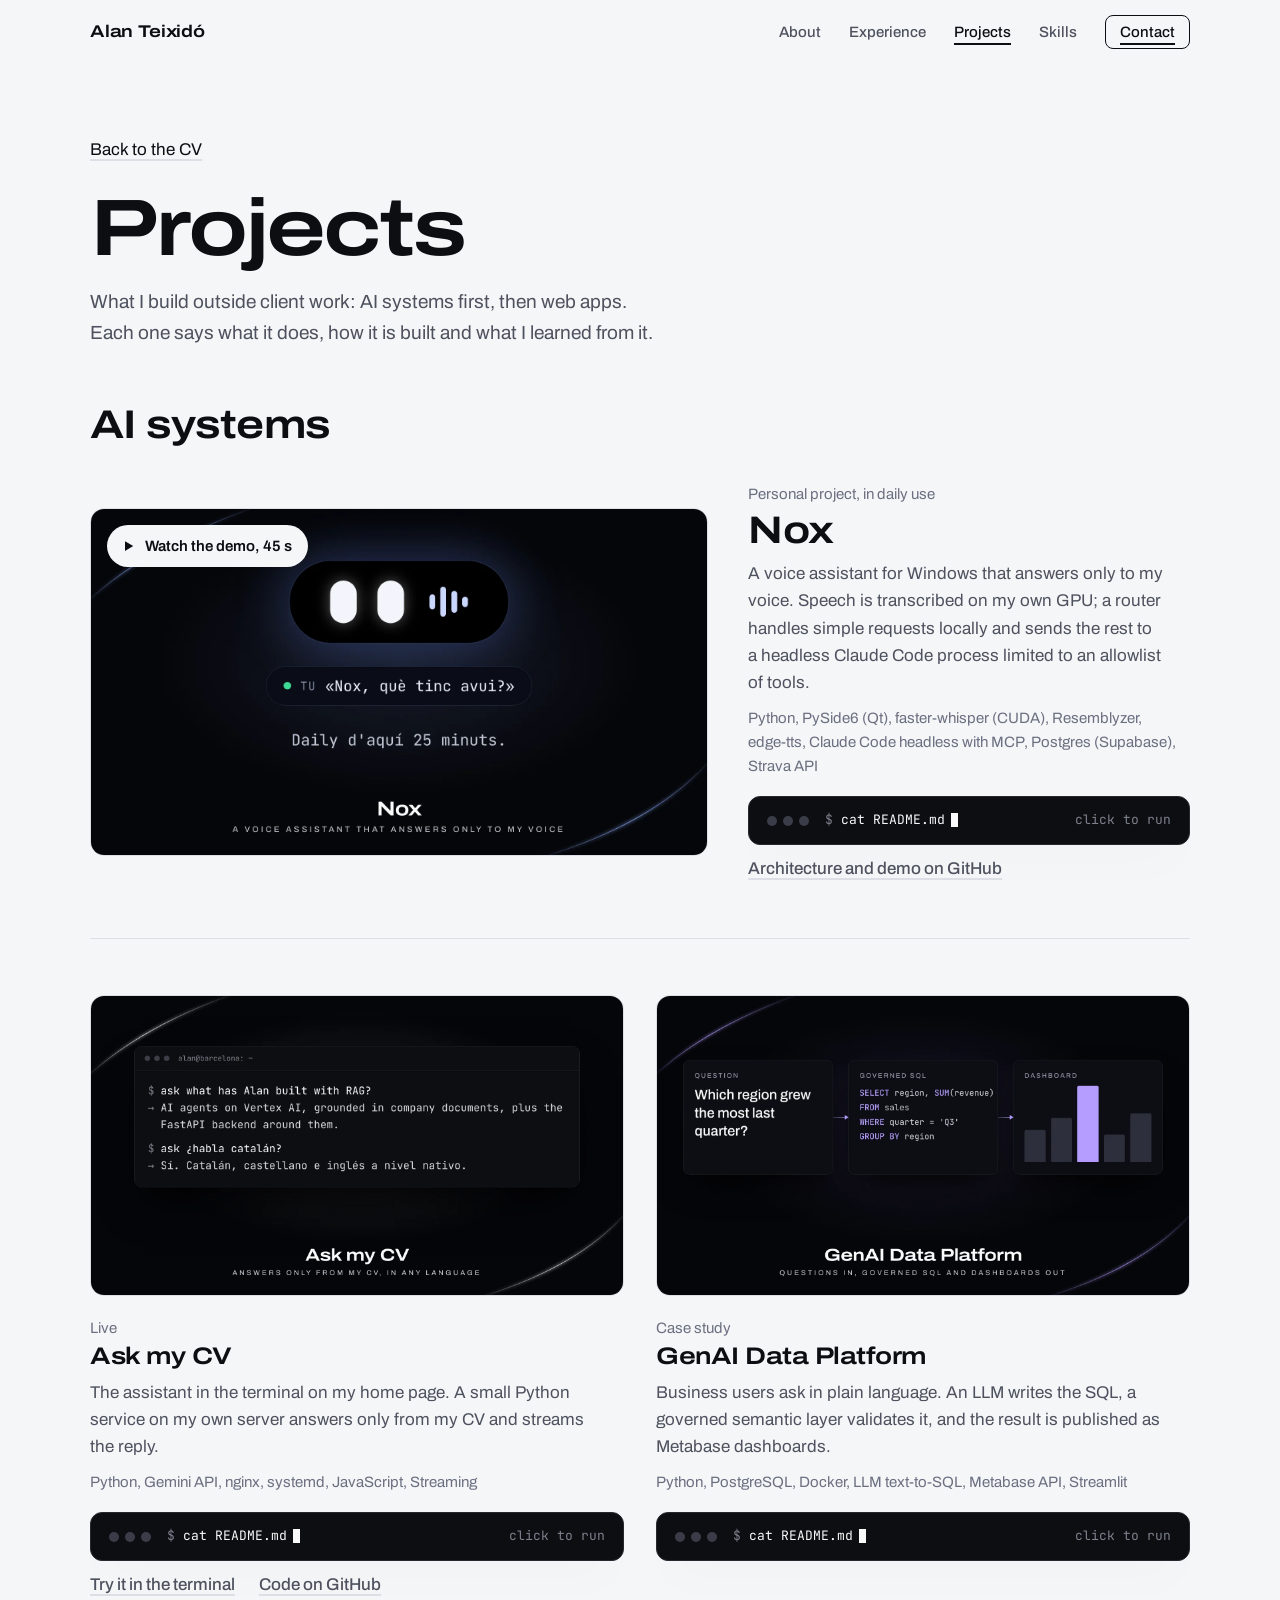
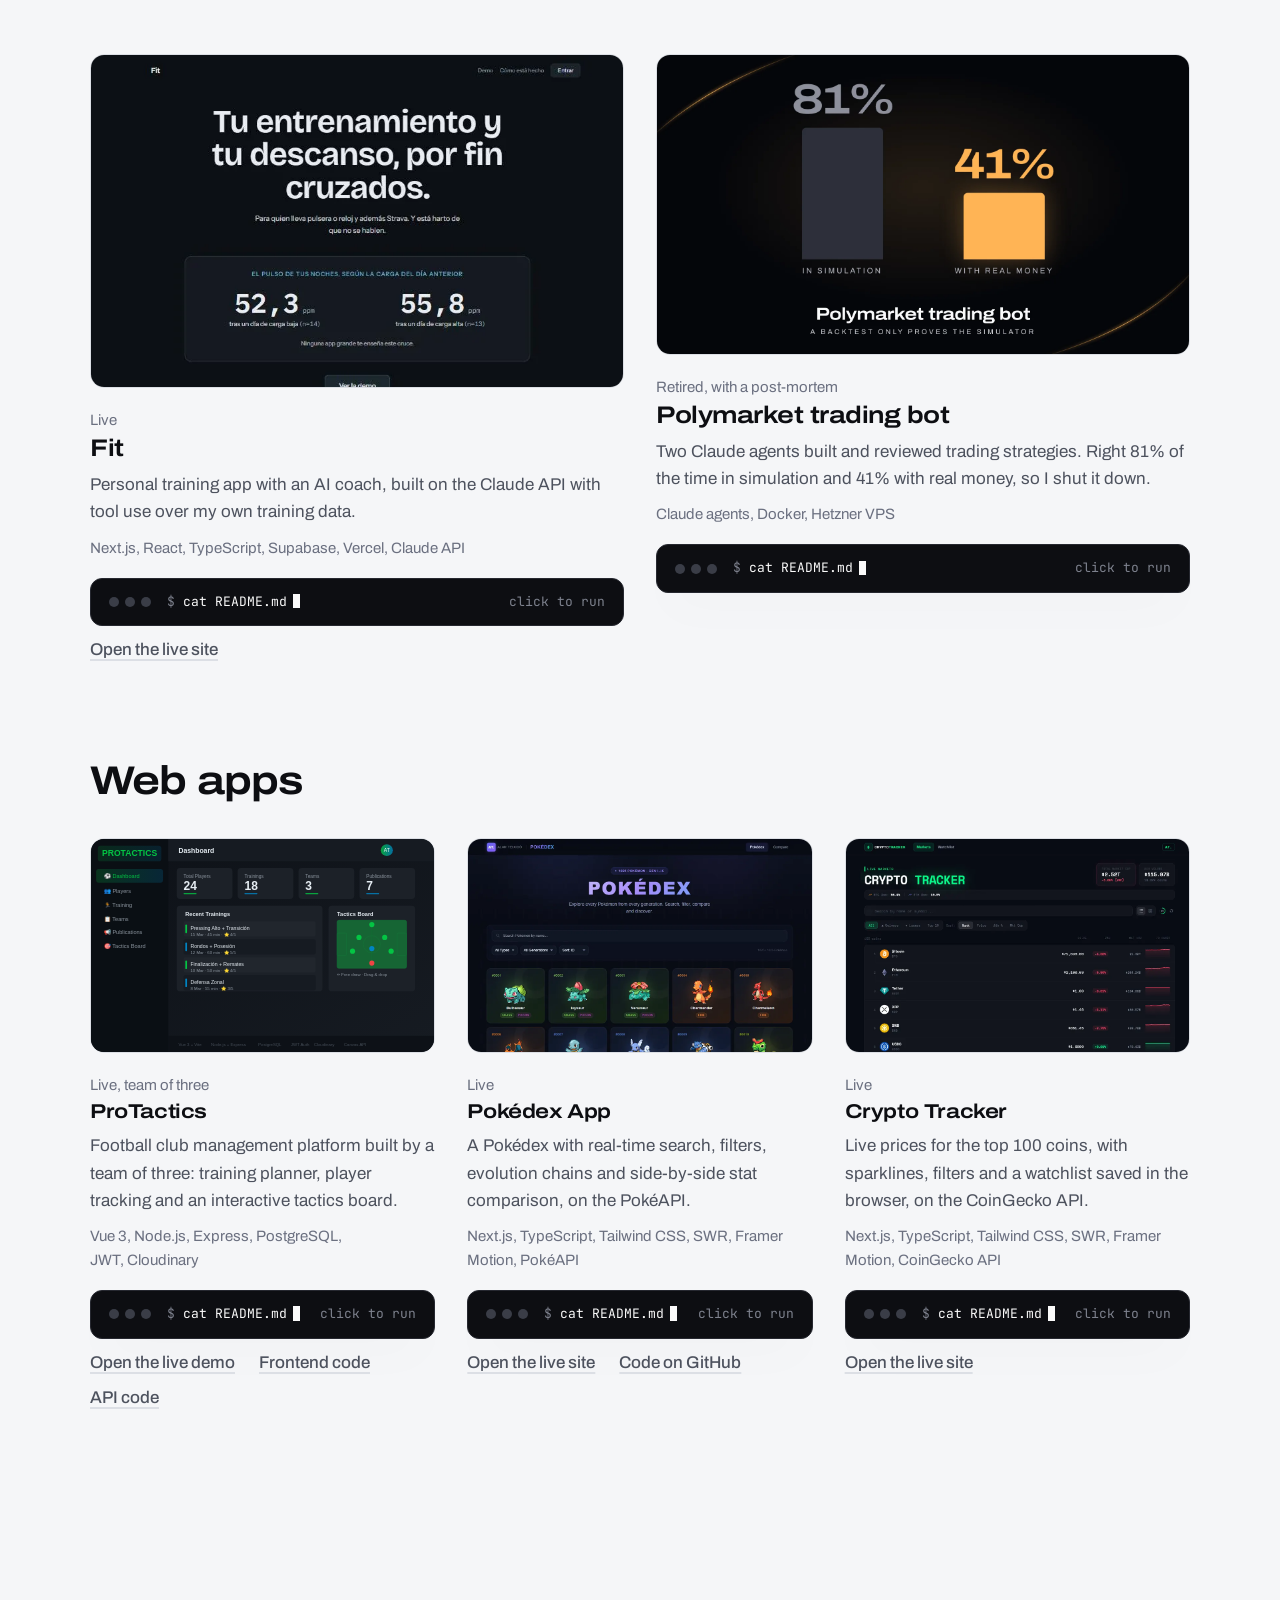
<file: projects.html>
<!doctype html>
<html lang="en">
  <head>
    <meta charset="UTF-8" />
    <meta name="viewport" content="width=device-width, initial-scale=1.0" />
    <title>Projects | Alan Teixidó — Fullstack &amp; AI Engineer</title>
    <meta name="description" content="Projects by Alan Teixidó, Fullstack & AI Engineer: GenAI Data Platform (LLM text-to-SQL), ProTactics, Fit, Pokédex, Crypto Tracker and more, built with Python, Next.js, Vue 3, Node.js and TypeScript." />
    <meta name="keywords" content="Alan Teixidó, projects, AI engineer, GenAI, Text-to-SQL, LLM, Metabase, ProTactics, Fit, Pokédex, Crypto Tracker, Minesweeper, AutoTech Demo, BarberStyle BCN, Python, Next.js, Vue 3, Node.js, TypeScript, Barcelona" />
    <meta name="author" content="Alan Teixidó" />
    <meta name="robots" content="index, follow" />

    <!-- Canonical -->
    <link rel="canonical" href="https://alanteixido.dev/projects.html" />

    <!-- Open Graph -->
    <meta property="og:type"        content="website" />
    <meta property="og:url"         content="https://alanteixido.dev/projects.html" />
    <meta property="og:title"       content="Projects | Alan Teixidó — Fullstack & AI Engineer" />
    <meta property="og:description" content="Projects by Alan Teixidó, Fullstack & AI Engineer: GenAI Data Platform (LLM text-to-SQL), ProTactics, Fit, Pokédex, Crypto Tracker and more, built with Python, Next.js, Vue 3, Node.js and TypeScript." />
    <meta property="og:image"       content="https://alanteixido.dev/images/og-image.jpg?v=93b7739f" />
    <meta property="og:image:width"  content="1200" />
    <meta property="og:image:height" content="630" />
    <meta property="og:image:alt"    content="Alan Teixidó — Fullstack & AI Engineer" />

    <!-- Twitter Card -->
    <meta name="twitter:card"        content="summary_large_image" />
    <meta name="twitter:title"       content="Projects | Alan Teixidó — Fullstack & AI Engineer" />
    <meta name="twitter:description" content="Projects by Alan Teixidó, Fullstack & AI Engineer: GenAI Data Platform (LLM text-to-SQL), ProTactics, Fit, Pokédex, Crypto Tracker and more, built with Python, Next.js, Vue 3, Node.js and TypeScript." />
    <meta name="twitter:image"       content="https://alanteixido.dev/images/og-image.jpg?v=93b7739f" />

    <link rel="icon" type="image/svg+xml" href="favicon.svg?v=673fcd8c" />

    <!-- Fonts: self-hosted (@font-face at the top of style.css) -->
    <link rel="preload" href="fonts/archivo-var-latin.woff2?v=f799f904" as="font" type="font/woff2" crossorigin />

    <link rel="stylesheet" href="style.css?v=b1000a3c" />

    <meta name="theme-color" content="#f5f6f8" />
  </head>
  <body>
    <a href="#projects-section" class="skip-link">Skip to content</a>

    <nav id="navbar" aria-label="Main">
      <div class="nav-inner">
        <a href="index.html" class="nav-logo">Alan Teixidó</a>
        <ul class="nav-links">
          <li><a href="index.html#about">About</a></li>
          <li><a href="index.html#experience">Experience</a></li>
          <li><a href="projects.html" aria-current="page">Projects</a></li>
          <li><a href="index.html#skills">Skills</a></li>
          <li><a href="#contact" class="nav-cta">Contact</a></li>
        </ul>
        <button class="hamburger" id="hamburger" aria-label="Open menu" aria-expanded="false" aria-controls="mobileMenu">
          <span></span><span></span><span></span>
        </button>
      </div>
    </nav>
    <nav class="mobile-menu" id="mobileMenu" aria-label="Mobile">
      <a href="index.html#about">About</a>
      <a href="index.html#experience">Experience</a>
      <a href="projects.html">Projects</a>
      <a href="index.html#skills">Skills</a>
      <a href="#contact">Contact</a>
    </nav>

    <main>
      <header class="page-head">
        <div class="container">
          <a href="index.html" class="link">Back to the CV</a>
          <h1><span class="line"><span>Projects</span></span></h1>
          <p>
            What I build outside client work: AI systems first, then web
            apps. Each one says what it does, how it is built and what I
            learned from it.
          </p>
        </div>
      </header>

      <section id="projects-section" class="project-list">
        <div class="container">
          <h2 class="project-group">AI systems</h2>
          <div class="project-grid">
            <article class="project-card project-card--lead" id="nox">
              <button type="button" class="project-shot project-shot--video" data-video-dialog="noxVideo" aria-haspopup="dialog" aria-label="Watch the demo, 45 s: Nox">
                <img src="images/nox_cover.webp?v=2c5d9dca" alt="The Nox island answering a spoken question about today's agenda" class="is-cover" width="1600" height="900" loading="lazy" decoding="async" />
                <span class="play" aria-hidden="true"><svg viewBox="0 0 24 24"><path d="M8 5.5v13l11-6.5z" fill="currentColor" /></svg> Watch the demo, 45 s</span>
              </button>
              <div class="project-card-body">
                <span class="project-kind">Personal project, in daily use</span>
                <h3>Nox</h3>
                <p>A voice assistant for Windows that answers only to my voice. Speech is transcribed on my own GPU; a router handles simple requests locally and sends the rest to a headless Claude Code process limited to an allowlist of tools.</p>
                <p class="stack">Python, PySide6 (Qt), faster-whisper (CUDA), Resemblyzer, edge-tts, Claude Code headless with MCP, Postgres (Supabase), Strava API</p>
                <details class="cli">
                  <summary><span class="cmd">cat README.md</span></summary>
                  <div class="tlog">
                    <ul class="readme">
                      <li>A voice assistant for Windows that lives as an island at the top of the screen and answers only to my voice.</li>
                      <li>Listening is local: wake word, Whisper on the GPU and a speaker check, so only text reaches the model.</li>
                      <li>A router sends simple requests (open a file, take a note, log food) to local shortcuts, which took opening a file from 11.7 seconds to 0.1; everything else goes to a persistent headless Claude Code process that picks the model per request.</li>
                      <li>Security was most of the work: connectors come from an allowlist, about 120 deny rules block anything that sends, deletes or pays, emails and web pages are treated as data and never as instructions, secrets live in the Windows Credential Manager, and its database role is read-only with row-level security.</li>
                      <li>The repository is a showcase: architecture, security model and demo, with the source kept private.</li>
                    </ul>
                    <p class="tlog-end" aria-hidden="true"></p>
                  </div>
                </details>
                <p class="project-links">
                  <a href="https://github.com/AlanTeixido/nox" target="_blank" rel="noopener" class="link">Architecture and demo on GitHub</a>
                </p>
              </div>
            </article>
            <article class="project-card" id="ask-my-cv">
              <div class="project-shot">
                <img src="images/askmycv_cover.webp?v=5b488e29" alt="The terminal answering two questions about Alan, one in English and one in Spanish" class="is-cover" width="1600" height="900" loading="lazy" decoding="async" />
              </div>
              <div class="project-card-body">
                <span class="project-kind">Live</span>
                <h3>Ask my CV</h3>
                <p>The assistant in the terminal on my home page. A small Python service on my own server answers only from my CV and streams the reply.</p>
                <p class="stack">Python, Gemini API, nginx, systemd, JavaScript, Streaming</p>
                <details class="cli">
                  <summary><span class="cmd">cat README.md</span></summary>
                  <div class="tlog">
                    <ul class="readme">
                      <li>An AI assistant built into the terminal on my home page.</li>
                      <li>Visitors ask about my experience in English, Spanish or Catalan and the answer streams in live, written only from my CV.</li>
                      <li>A small Python service (standard library, no dependencies) runs behind nginx on my own VPS and calls the Gemini API with my profile as context.</li>
                      <li>Production details on a zero budget: the prompt keeps it on topic and treats every message as a question, never as instructions; length limits, per-visitor and daily caps and nginx rate limiting keep it safe and free to run; questions are never logged; and systemd runs it sandboxed, restarting it on every deploy.</li>
                    </ul>
                    <p class="tlog-end" aria-hidden="true"></p>
                  </div>
                </details>
                <p class="project-links">
                  <a href="index.html#ask" class="link">Try it in the terminal</a>
                  <a href="https://github.com/AlanTeixido/cvAlanTeixido/tree/main/api" target="_blank" rel="noopener" class="link">Code on GitHub</a>
                </p>
              </div>
            </article>
            <article class="project-card" id="genai-data-platform">
              <div class="project-shot">
                <img src="images/genai_cover.webp?v=ea2ad885" alt="A question becomes governed SQL and then a dashboard" class="is-cover" width="1600" height="900" loading="lazy" decoding="async" />
              </div>
              <div class="project-card-body">
                <span class="project-kind">Case study</span>
                <h3>GenAI Data Platform</h3>
                <p>Business users ask in plain language. An LLM writes the SQL, a governed semantic layer validates it, and the result is published as Metabase dashboards.</p>
                <p class="stack">Python, PostgreSQL, Docker, LLM text-to-SQL, Metabase API, Streamlit</p>
                <details class="cli">
                  <summary><span class="cmd">cat README.md</span></summary>
                  <div class="tlog">
                    <ul class="readme">
                      <li>Natural-language analytics platform built during a corporate GenAI mentorship program.</li>
                      <li>Business users ask questions in plain language; an LLM translates them into SQL, a governed semantic layer validates every query (read-only, row-level security), and the result is executed on a PostgreSQL warehouse and published automatically as charts and dashboards in Metabase through its REST API.</li>
                      <li>I authored the semantic business-term definitions, built the Metabase integration bridge and automated dashboard composition, and developed the Streamlit web interface — working hands-on with AI agents as part of the development workflow.</li>
                    </ul>
                    <p class="tlog-end" aria-hidden="true"></p>
                  </div>
                </details>
              </div>
            </article>
            <article class="project-card">
              <div class="project-shot">
                <img src="images/fit_preview.webp?v=8e557abe" alt="Fit — training and recovery app screenshot" width="800" height="500" loading="lazy" decoding="async" />
              </div>
              <div class="project-card-body">
                <span class="project-kind">Live</span>
                <h3>Fit</h3>
                <p>Personal training app with an AI coach, built on the Claude API with tool use over my own training data.</p>
                <p class="stack">Next.js, React, TypeScript, Supabase, Vercel, Claude API</p>
                <details class="cli">
                  <summary><span class="cmd">cat README.md</span></summary>
                  <div class="tlog">
                    <ul class="readme">
                      <li>Personal training app with an AI coach, dashboard and activity tracking that I use daily.</li>
                      <li>The coach is built on the Claude API with tool use over my own data (meals, workouts, daily metrics and goals), plus Strava and Google Health Connect integrations.</li>
                    </ul>
                    <p class="tlog-end" aria-hidden="true"></p>
                  </div>
                </details>
                <p class="project-links">
                  <a href="https://fit.alanteixido.dev" target="_blank" rel="noopener" class="link">Open the live site</a>
                </p>
              </div>
            </article>
            <article class="project-card" id="polymarket-bot">
              <div class="project-shot">
                <img src="images/polymarket_cover.webp?v=3160db82" alt="81% in simulation against 41% with real money" class="is-cover" width="1600" height="900" loading="lazy" decoding="async" />
              </div>
              <div class="project-card-body">
                <span class="project-kind">Retired, with a post-mortem</span>
                <h3>Polymarket trading bot</h3>
                <p>Two Claude agents built and reviewed trading strategies. Right 81% of the time in simulation and 41% with real money, so I shut it down.</p>
                <p class="stack">Claude agents, Docker, Hetzner VPS</p>
                <details class="cli">
                  <summary><span class="cmd">cat README.md</span></summary>
                  <div class="tlog">
                    <ul class="readme">
                      <li>A bot that traded prediction markets, built by two Claude agents: one implemented strategies and the other reviewed them.</li>
                      <li>It was right 81% of the time in simulation and 41% with real money, so I shut it down.</li>
                      <li>What I kept from it: a backtest only proves the simulator, so validate with small real stakes before scaling anything.</li>
                    </ul>
                    <p class="tlog-end" aria-hidden="true"></p>
                  </div>
                </details>
              </div>
            </article>
          </div>

          <h2 class="project-group">Web apps</h2>
          <div class="project-grid project-grid--three">
            <article class="project-card">
              <div class="project-shot">
                <img src="images/protactics_preview.svg?v=bac0905b" alt="ProTactics — Football Club Management Platform" width="800" height="500" loading="lazy" decoding="async" />
              </div>
              <div class="project-card-body">
                <span class="project-kind">Live, team of three</span>
                <h3>ProTactics</h3>
                <p>Football club management platform built by a team of three: training planner, player tracking and an interactive tactics board.</p>
                <p class="stack">Vue 3, Node.js, Express, PostgreSQL, JWT, Cloudinary</p>
                <details class="cli">
                  <summary><span class="cmd">cat README.md</span></summary>
                  <div class="tlog">
                    <ul class="readme">
                      <li>Full-stack football club management platform, built as a team of three developers.</li>
                      <li>Clubs manage coaches and teams; coaches plan training sessions, track players with stats and positions, share publications with the club, and draw tactics on an interactive Canvas board with drag-and-drop tokens and freehand drawing.</li>
                      <li>JWT auth with role-based access (club / coach).</li>
                    </ul>
                    <p class="tlog-end" aria-hidden="true"></p>
                  </div>
                </details>
                <p class="project-links">
                  <a href="https://alanteixido.github.io/ProTactics/" target="_blank" rel="noopener" class="link">Open the live demo</a>
                  <a href="https://github.com/AlanTeixido/ProTactics" target="_blank" rel="noopener" class="link">Frontend code</a>
                  <a href="https://github.com/AlanTeixido/ProTactics-API" target="_blank" rel="noopener" class="link">API code</a>
                </p>
              </div>
            </article>
            <article class="project-card">
              <div class="project-shot">
                <img src="images/pokedex_project.webp?v=3b5f0867" alt="Pokédex App screenshot" width="800" height="500" loading="lazy" decoding="async" />
              </div>
              <div class="project-card-body">
                <span class="project-kind">Live</span>
                <h3>Pokédex App</h3>
                <p>A Pokédex with real-time search, filters, evolution chains and side-by-side stat comparison, on the PokéAPI.</p>
                <p class="stack">Next.js, TypeScript, Tailwind CSS, SWR, Framer Motion, PokéAPI</p>
                <details class="cli">
                  <summary><span class="cmd">cat README.md</span></summary>
                  <div class="tlog">
                    <ul class="readme">
                      <li>Full-featured Pokédex built with Next.js and TypeScript, consuming the free PokéAPI.</li>
                      <li>Includes real-time search, type and generation filters, detailed Pokémon pages with evolution chains, shiny toggle, type matchup charts, and a side-by-side stat comparison with radar chart.</li>
                    </ul>
                    <p class="tlog-end" aria-hidden="true"></p>
                  </div>
                </details>
                <p class="project-links">
                  <a href="https://pokedex.alanteixido.dev" target="_blank" rel="noopener" class="link">Open the live site</a>
                  <a href="https://github.com/AlanTeixido/pokedex" target="_blank" rel="noopener" class="link">Code on GitHub</a>
                </p>
              </div>
            </article>
            <article class="project-card">
              <div class="project-shot">
                <img src="images/crypto_preview.webp?v=2de729f1" alt="Crypto Tracker screenshot" width="800" height="500" loading="lazy" decoding="async" />
              </div>
              <div class="project-card-body">
                <span class="project-kind">Live</span>
                <h3>Crypto Tracker</h3>
                <p>Live prices for the top 100 coins, with sparklines, filters and a watchlist saved in the browser, on the CoinGecko API.</p>
                <p class="stack">Next.js, TypeScript, Tailwind CSS, SWR, Framer Motion, CoinGecko API</p>
                <details class="cli">
                  <summary><span class="cmd">cat README.md</span></summary>
                  <div class="tlog">
                    <ul class="readme">
                      <li>Live cryptocurrency tracker built with Next.js and TypeScript, consuming the free CoinGecko API.</li>
                      <li>Features real-time prices for the top 100 coins, 7-day sparkline charts, market cap and volume stats, search and filters (Gainers, Losers, Top 10), auto-refresh every 60 seconds, coin detail pages with interactive price charts, and a personal watchlist saved in localStorage.</li>
                    </ul>
                    <p class="tlog-end" aria-hidden="true"></p>
                  </div>
                </details>
                <p class="project-links">
                  <a href="https://crypto.alanteixido.dev" target="_blank" rel="noopener" class="link">Open the live site</a>
                </p>
              </div>
            </article>
          </div>
        </div>
      </section>
    </main>

    <footer id="contact">
      <div class="container">
        <h2>Get in touch</h2>
        <p class="contact-sub">
          Always up for a conversation about AI systems, software or a good
          side project. I'd love to hear from you.
        </p>
        <a href="mailto:teixido.alan@gmail.com" class="contact-email" data-copy="teixido.alan@gmail.com">teixido.alan@gmail.com</a>
        <div class="contact-links">
          <a href="https://www.linkedin.com/in/alanteixidosararols" target="_blank" rel="noopener me" class="link">LinkedIn</a>
          <a href="https://github.com/AlanTeixido" target="_blank" rel="noopener me" class="link">GitHub</a>
          <a href="/cv/Alan_Teixido_CV.pdf" download class="link">Download CV (PDF)</a>
        </div>

        <div class="footer">
          <span>© 2026 Alan Teixidó Sararols, Barcelona</span>
          <span>Designed and built by Alan Teixidó</span>
        </div>
      </div>
    </footer>

    <dialog id="noxVideo" class="cv-video" aria-label="Nox demo, 45 seconds">
      <button type="button" class="cv-video-close" aria-label="Close video">&times;</button>
      <video src="/video/nox-demo.mp4" poster="images/nox_cover.webp?v=2c5d9dca" controls playsinline preload="none"></video>
    </dialog>


    <div id="clipboard-toast" role="status" aria-live="polite"></div>

    <script src="main.js?v=9bfe11de" defer></script>
  </body>
</html>
</file>
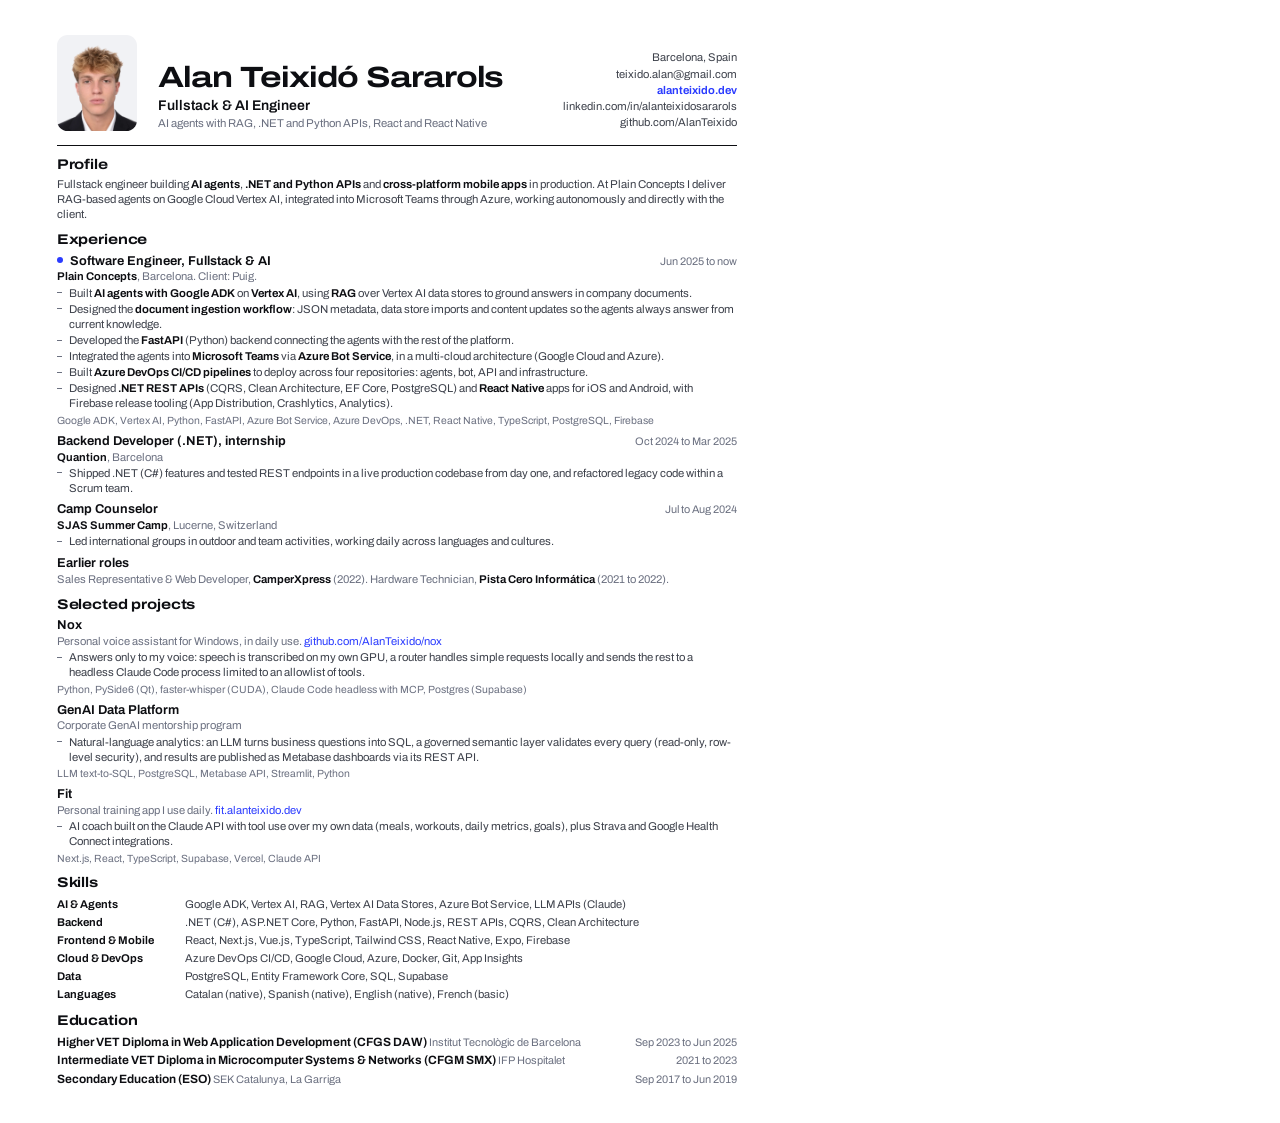
<file: cv/cv.html>
<!doctype html>
<!-- Source of cv/Alan_Teixido_CV.pdf. Rebuild the PDF with: node scripts/build-cv.js
     Same type and colours as the site. Sizes are in pt to match the A4 layout
     (15 mm side margins), and everything has to fit on one page. -->
<html lang="en">
<head>
<meta charset="utf-8">
<title>Alan Teixidó Sararols, CV</title>
<meta name="robots" content="noindex">
<style>
  @font-face { font-family: 'Archivo'; src: url('../fonts/archivo-var-latin.woff2') format('woff2'); font-weight: 400 700; font-stretch: 100% 125%; }

  :root {
    --ink: #0d0e12;
    --text: #3d414b;
    --muted: #6b7080;
    --rule: #dcdfe5;
    --paper: #f1f2f5;
    --signal: #2a3bff;
  }
  @page { size: A4; margin: 0; }
  * { box-sizing: border-box; margin: 0; padding: 0; }
  html, body { background: #fff; }
  body {
    width: 595.28pt; height: 841.89pt; position: relative; overflow: hidden;
    padding: 26pt 42.52pt 0;
    font: 400 8.5pt/11.3pt 'Archivo', sans-serif; color: var(--text);
    -webkit-print-color-adjust: exact; print-color-adjust: exact;
  }
  b { font-weight: 650; color: var(--ink); }
  a { color: inherit; text-decoration: none; }
  .nowrap { white-space: nowrap; }

  header { display: flex; align-items: flex-end; gap: 16pt; padding-bottom: 11pt; border-bottom: 1.2pt solid var(--ink); }
  .photo { width: 60pt; height: 72pt; flex: none; border-radius: 8pt; background: var(--paper); object-fit: cover; object-position: center 8%; }
  .who { flex: 1; }
  h1 { font: 700 22pt/24pt 'Archivo', sans-serif; font-stretch: 122%; letter-spacing: -.035em; color: var(--ink); white-space: nowrap; }
  .role { margin-top: 3pt; font-size: 10.5pt; line-height: 13pt; font-weight: 600; color: var(--ink); }
  .focus { margin-top: 1pt; font-size: 8.5pt; color: var(--muted); }
  .contact { text-align: right; font-size: 8.4pt; line-height: 12.2pt; }
  .contact .site { font-weight: 650; color: var(--signal); }

  h2 { margin-top: 7pt; font: 700 10.5pt/13pt 'Archivo', sans-serif; font-stretch: 120%; letter-spacing: -.01em; color: var(--ink); }
  h2 + * { margin-top: 3pt; }

  .entry + .entry { margin-top: 4.2pt; }
  .row { display: flex; justify-content: space-between; align-items: baseline; gap: 12pt; }
  h3 { font: 650 9.6pt/12.5pt 'Archivo', sans-serif; color: var(--ink); }
  .now h3::before { content: ''; display: inline-block; width: 5pt; height: 5pt; margin-right: 5pt; border-radius: 50%; background: var(--signal); vertical-align: 1pt; }
  .date { font-size: 8.2pt; line-height: 12.5pt; color: var(--muted); white-space: nowrap; font-variant-numeric: tabular-nums; }
  .meta { font-size: 8.4pt; line-height: 11.3pt; color: var(--muted); }
  .meta .link { color: var(--signal); }
  ul { list-style: none; }
  li { position: relative; padding-left: 9pt; margin-top: .8pt; }
  li::before { content: ''; position: absolute; left: 0; top: 5pt; width: 4pt; height: .8pt; background: var(--muted); }
  .tech { margin-top: 2pt; font-size: 7.8pt; line-height: 10pt; color: var(--muted); }

  table { width: 100%; border-collapse: collapse; }
  td { padding: 1.2pt 0; font-size: 8.4pt; line-height: 11pt; vertical-align: top; }
  td:first-child { width: 96.38pt; font-weight: 650; color: var(--ink); }

  .entry.edu + .entry.edu { margin-top: 1.5pt; }
  .edu h3 { font-size: 9pt; }
  .edu h3 .where { font-weight: 400; font-size: 8.2pt; color: var(--muted); }
</style>
</head>
<body>
  <header>
    <img class="photo" src="../images/alan-teixido-cutout.webp" alt="Alan Teixidó">
    <div class="who">
      <h1>Alan Teixidó Sararols</h1>
      <div class="role">Fullstack &amp; AI Engineer</div>
      <div class="focus">AI agents with RAG, .NET and Python APIs, React and React Native</div>
    </div>
    <div class="contact">
      Barcelona, Spain<br>
      teixido.alan@gmail.com<br>
      <span class="site">alanteixido.dev</span><br>
      linkedin.com/in/alanteixidosararols<br>
      github.com/AlanTeixido
    </div>
  </header>

  <h2>Profile</h2>
  <p>Fullstack engineer building <b>AI agents</b>, <b>.NET and Python APIs</b> and <b>cross-platform mobile apps</b> in production. At Plain Concepts I deliver RAG-based agents on Google Cloud Vertex AI, integrated into Microsoft Teams through Azure, working autonomously and directly with the client.</p>

  <h2>Experience</h2>
  <div class="entry now">
    <div class="row"><h3>Software Engineer, Fullstack &amp; AI</h3><span class="date">Jun 2025 to now</span></div>
    <div class="meta"><b>Plain Concepts</b>, Barcelona. Client: Puig.</div>
    <ul>
      <li>Built <b>AI agents with Google ADK</b> on <b>Vertex AI</b>, using <b>RAG</b> over Vertex AI data stores to ground answers in company documents.</li>
      <li>Designed the <b>document ingestion workflow</b>: JSON metadata, data store imports and content updates so the agents always answer from current knowledge.</li>
      <li>Developed the <b>FastAPI</b> (Python) backend connecting the agents with the rest of the platform.</li>
      <li>Integrated the agents into <b>Microsoft Teams</b> via <b>Azure Bot Service</b>, in a multi-cloud architecture (Google Cloud and Azure).</li>
      <li>Built <b>Azure DevOps CI/CD pipelines</b> to deploy across four repositories: agents, bot, API and infrastructure.</li>
      <li>Designed <b>.NET REST APIs</b> (CQRS, Clean Architecture, EF Core, PostgreSQL) and <b>React Native</b> apps for iOS and Android, with Firebase release tooling (App Distribution, Crashlytics, Analytics).</li>
    </ul>
    <div class="tech">Google ADK, Vertex AI, Python, FastAPI, Azure Bot Service, Azure DevOps, .NET, React Native, TypeScript, PostgreSQL, Firebase</div>
  </div>
  <div class="entry">
    <div class="row"><h3>Backend Developer (.NET), internship</h3><span class="date">Oct 2024 to Mar 2025</span></div>
    <div class="meta"><b>Quantion</b>, Barcelona</div>
    <ul>
      <li>Shipped .NET (C#) features and tested REST endpoints in a live production codebase from day one, and refactored legacy code within a Scrum team.</li>
    </ul>
  </div>
  <div class="entry">
    <div class="row"><h3>Camp Counselor</h3><span class="date">Jul to Aug 2024</span></div>
    <div class="meta"><b>SJAS Summer Camp</b>, Lucerne, Switzerland</div>
    <ul>
      <li>Led international groups in outdoor and team activities, working daily across languages and cultures.</li>
    </ul>
  </div>
  <div class="entry">
    <div class="row"><h3>Earlier roles</h3></div>
    <div class="meta">Sales Representative &amp; Web Developer, <b>CamperXpress</b> (2022). Hardware Technician, <b>Pista Cero Informática</b> (2021 to 2022).</div>
  </div>

  <h2>Selected projects</h2>
  <div class="entry">
    <div class="row"><h3>Nox</h3></div>
    <div class="meta">Personal voice assistant for Windows, in daily use. <span class="link">github.com/AlanTeixido/nox</span></div>
    <ul>
      <li>Answers only to my voice: speech is transcribed on my own GPU, a router handles simple requests locally and sends the rest to a headless Claude Code process limited to an allowlist of tools.</li>
    </ul>
    <div class="tech">Python, PySide6 (Qt), faster-whisper (CUDA), Claude Code headless with MCP, Postgres (Supabase)</div>
  </div>
  <div class="entry">
    <div class="row"><h3>GenAI Data Platform</h3></div>
    <div class="meta">Corporate GenAI mentorship program</div>
    <ul>
      <li>Natural-language analytics: an LLM turns business questions into SQL, a governed semantic layer validates every query <span class="nowrap">(read-only,</span> row-level security), and results are published as Metabase dashboards via its REST API.</li>
    </ul>
    <div class="tech">LLM text-to-SQL, PostgreSQL, Metabase API, Streamlit, Python</div>
  </div>
  <div class="entry">
    <div class="row"><h3>Fit</h3></div>
    <div class="meta">Personal training app I use daily. <span class="link">fit.alanteixido.dev</span></div>
    <ul>
      <li>AI coach built on the Claude API with tool use over my own data (meals, workouts, daily metrics, goals), plus Strava and Google Health Connect integrations.</li>
    </ul>
    <div class="tech">Next.js, React, TypeScript, Supabase, Vercel, Claude API</div>
  </div>

  <h2>Skills</h2>
  <table>
    <tr><td>AI &amp; Agents</td><td>Google ADK, Vertex AI, RAG, Vertex AI Data Stores, Azure Bot Service, LLM APIs (Claude)</td></tr>
    <tr><td>Backend</td><td>.NET (C#), ASP.NET Core, Python, FastAPI, Node.js, REST APIs, CQRS, Clean Architecture</td></tr>
    <tr><td>Frontend &amp; Mobile</td><td>React, Next.js, Vue.js, TypeScript, Tailwind CSS, React Native, Expo, Firebase</td></tr>
    <tr><td>Cloud &amp; DevOps</td><td>Azure DevOps CI/CD, Google Cloud, Azure, Docker, Git, App Insights</td></tr>
    <tr><td>Data</td><td>PostgreSQL, Entity Framework Core, SQL, Supabase</td></tr>
    <tr><td>Languages</td><td>Catalan (native), Spanish (native), English (native), French (basic)</td></tr>
  </table>

  <h2>Education</h2>
  <div class="entry edu">
    <div class="row"><h3>Higher VET Diploma in Web Application Development (CFGS DAW) <span class="where">Institut Tecnològic de Barcelona</span></h3><span class="date">Sep 2023 to Jun 2025</span></div>
  </div>
  <div class="entry edu">
    <div class="row"><h3>Intermediate VET Diploma in Microcomputer Systems &amp; Networks (CFGM SMX) <span class="where">IFP Hospitalet</span></h3><span class="date">2021 to 2023</span></div>
  </div>
  <div class="entry edu">
    <div class="row"><h3>Secondary Education (ESO) <span class="where">SEK Catalunya, La Garriga</span></h3><span class="date">Sep 2017 to Jun 2019</span></div>
  </div>
</body>
</html>
</file>
<file: style.css>
/* ─────────────────────────────────────────────────────────────────
   style.css — alanteixido.dev

   1. Fonts and tokens       5. Experience        9. Contact and footer
   2. Base                   6. Projects         10. Projects page
   3. Navigation             7. Skills, about    11. Overlays (video, toast)
   4. Hero and terminal      8. Looking forward  12. Intro and reduced motion
                                                 13. Motion (scroll, hover)

   One light theme. The terminal and the contact block are the only dark
   surfaces; --signal is reserved for "retrieved" states (the hero's point
   cloud, focus rings, links on hover).
───────────────────────────────────────────────────────────────── */

/* ─── 1. FONTS AND TOKENS ──────────────────────────────────────── */
/* Self-hosted latin subsets (OFL). Archivo carries both axes, so headings
   are the same family as the body, just wider and heavier. */
@font-face {
  font-family: 'Archivo';
  font-style: normal;
  font-weight: 400 700;
  font-stretch: 100% 125%;
  font-display: swap;
  src: url("fonts/archivo-var-latin.woff2?v=f799f904") format('woff2');
}
@font-face {
  font-family: 'JetBrains Mono';
  font-style: normal;
  font-weight: 400 500;
  font-display: swap;
  src: url("fonts/jetbrains-mono-v24-latin.woff2?v=4d09cda4") format('woff2');
}

:root {
  --paper:      #f5f6f8;
  --surface:    #ffffff;
  --ink:        #0d0e12;
  --graphite:   #4d525e;   /* secondary text */
  --slate:      #6b7080;   /* small print: 4.9:1 on --paper */
  --line:       #dcdfe5;
  --signal:     #2a3bff;

  /* The terminal keeps its own palette: it is dark on any background */
  --term-bg:    #0d0e12;
  --term-line:  #262830;
  --term-text:  #d5d7dd;
  --term-dim:   #7d818d;
  --term-hi:    #fafafa;

  --font-sans:  'Archivo', system-ui, -apple-system, 'Segoe UI', sans-serif;
  --font-mono:  'JetBrains Mono', ui-monospace, 'SF Mono', Consolas, monospace;

  --nav-h:      64px;
  --gutter:     clamp(20px, 4vw, 40px);
  --section-y:  clamp(72px, 10vw, 128px);
  --radius:     10px;
  --ease:       cubic-bezier(.16, 1, .3, 1);
}

/* ─── 2. BASE ──────────────────────────────────────────────────── */
*, *::before, *::after { box-sizing: border-box; margin: 0; padding: 0; }

html {
  scroll-behavior: smooth;
  scroll-padding-top: calc(var(--nav-h) + 16px);
  -webkit-text-size-adjust: 100%;
}
body {
  font-family: var(--font-sans);
  font-size: 1.0625rem;
  line-height: 1.6;
  color: var(--ink);
  background: var(--paper);
  font-synthesis: none;
  -webkit-font-smoothing: antialiased;
  -moz-osx-font-smoothing: grayscale;
  overflow-x: hidden;
}
img, video, canvas { display: block; max-width: 100%; }
img { height: auto; }
ul, ol { list-style: none; }
a { color: inherit; }
button { font: inherit; color: inherit; }
::selection { background: var(--signal); color: #fff; }

h1, h2, h3 {
  font-stretch: 118%;
  font-weight: 650;
  line-height: 1.05;
  letter-spacing: -0.02em;
  text-wrap: balance;
}
p { text-wrap: pretty; }

:focus-visible {
  outline: 2px solid var(--signal);
  outline-offset: 3px;
  border-radius: 4px;
}

.container {
  width: 100%;
  max-width: 1180px;
  margin-inline: auto;
  padding-inline: var(--gutter);
}

.sr-only {
  position: absolute;
  width: 1px; height: 1px;
  margin: -1px;
  overflow: hidden;
  clip: rect(0, 0, 0, 0);
  white-space: nowrap;
}
.skip-link {
  position: absolute;
  top: 12px; left: 12px;
  z-index: 200;
  padding: 10px 16px;
  border-radius: var(--radius);
  background: var(--ink);
  color: var(--paper);
  font-weight: 600;
  text-decoration: none;
  transform: translateY(-200%);
}
.skip-link:focus-visible { transform: none; }

/* Links inside running text and link rows */
.link {
  text-decoration: underline;
  text-decoration-color: var(--line);
  text-decoration-thickness: 1.5px;
  text-underline-offset: 4px;
  transition: text-decoration-color 0.2s ease, color 0.2s ease;
}
.link:hover { color: var(--signal); text-decoration-color: currentColor; }

.btn {
  display: inline-flex;
  align-items: center;
  gap: 10px;
  padding: 13px 22px;
  border: 1px solid var(--ink);
  border-radius: var(--radius);
  background: var(--ink);
  color: var(--paper);
  font-weight: 600;
  line-height: 1.2;
  text-decoration: none;
  cursor: pointer;
  transition: background 0.2s ease, border-color 0.2s ease;
}
.btn:hover { background: var(--signal); border-color: var(--signal); }
.btn svg { width: 1em; height: 1em; flex: none; }
.btn-quiet {
  background: transparent;
  color: var(--ink);
  border-color: var(--line);
}
.btn-quiet:hover { background: transparent; border-color: var(--ink); }

/* A section is a heading rail on the left and its content on the right */
.section { padding-block: var(--section-y); border-top: 1px solid var(--line); }
.section > .container { display: grid; gap: 32px; }
.section-head h2 { font-size: clamp(1.75rem, 3.2vw, 2.5rem); }
.section-head p { margin-top: 12px; color: var(--graphite); max-width: 28ch; }
@media (min-width: 900px) {
  .section > .container { grid-template-columns: 260px minmax(0, 1fr); gap: 56px; }
  .section-head { position: sticky; top: calc(var(--nav-h) + 32px); align-self: start; }
}

/* A comma-separated stack line reads as text, not as a row of badges */
.stack { color: var(--slate); font-size: 0.9375rem; }

/* ─── 3. NAVIGATION ────────────────────────────────────────────── */
#navbar {
  position: fixed;
  inset: 0 0 auto;
  z-index: 100;
  height: var(--nav-h);
  border-bottom: 1px solid transparent;
  transition: background 0.25s ease, border-color 0.25s ease;
}
#navbar.scrolled {
  background: color-mix(in srgb, var(--paper) 86%, transparent);
  -webkit-backdrop-filter: blur(14px);
  backdrop-filter: blur(14px);
  border-bottom-color: var(--line);
}
.nav-inner {
  height: 100%;
  max-width: 1180px;
  margin-inline: auto;
  padding-inline: var(--gutter);
  display: flex;
  align-items: center;
  justify-content: space-between;
  gap: 24px;
}
.nav-logo {
  font-stretch: 118%;
  font-weight: 650;
  letter-spacing: -0.01em;
  text-decoration: none;
}
.nav-links { display: flex; align-items: center; gap: 28px; }
.nav-links a {
  font-size: 0.9375rem;
  font-weight: 500;
  color: var(--graphite);
  text-decoration: none;
  transition: color 0.2s ease;
}
.nav-links a:hover,
.nav-links a[aria-current] { color: var(--ink); }
.nav-links a[aria-current] { text-decoration: underline; text-underline-offset: 6px; text-decoration-thickness: 1.5px; }
.nav-links .nav-cta {
  padding: 8px 14px;
  border: 1px solid var(--ink);
  border-radius: 8px;
  color: var(--ink);
}
.nav-links .nav-cta:hover { background: var(--ink); color: var(--paper); }

.hamburger {
  display: none;
  width: 44px; height: 44px;
  margin-right: -10px;
  border: 0;
  background: none;
  cursor: pointer;
}
.hamburger span {
  display: block;
  width: 22px; height: 2px;
  margin: 5px auto;
  background: var(--ink);
  transition: transform 0.25s var(--ease), opacity 0.2s ease;
}
.hamburger[aria-expanded="true"] span:nth-child(1) { transform: translateY(7px) rotate(45deg); }
.hamburger[aria-expanded="true"] span:nth-child(2) { opacity: 0; }
.hamburger[aria-expanded="true"] span:nth-child(3) { transform: translateY(-7px) rotate(-45deg); }

.mobile-menu {
  position: fixed;
  inset: var(--nav-h) 0 auto;
  z-index: 99;
  display: none;
  flex-direction: column;
  padding: 8px var(--gutter) 24px;
  background: var(--paper);
  border-bottom: 1px solid var(--line);
}
.mobile-menu.open { display: flex; }
.mobile-menu a {
  padding: 14px 0;
  border-bottom: 1px solid var(--line);
  font-size: 1.125rem;
  font-weight: 500;
  text-decoration: none;
}
.mobile-menu a:last-child { border-bottom: 0; }

@media (max-width: 760px) {
  .nav-links { display: none; }
  .hamburger { display: block; }
  /* The open menu sits on the page colour, so the bar must too */
  #navbar:has(.hamburger[aria-expanded="true"]) { background: var(--paper); border-bottom-color: var(--line); }
}

/* ─── 4. HERO AND TERMINAL ─────────────────────────────────────── */
#hero {
  position: relative;
  min-height: 100vh;
  min-height: 100svh;
  display: flex;
  align-items: center;
  padding-block: calc(var(--nav-h) + 40px) 64px;
  overflow: hidden;
}
/* Point cloud (cloud.js). Sits behind everything and never takes input. */
.hero-cloud {
  position: absolute;
  inset: 0;
  width: 100%; height: 100%;
  pointer-events: none;
  opacity: 0;
  transition: opacity 1.2s ease;
}
.hero-cloud.is-ready { opacity: 1; }
/* The headline side stays quiet so the text keeps its contrast */
@media (min-width: 1024px) {
  .hero-cloud { -webkit-mask-image: linear-gradient(90deg, rgba(0, 0, 0, 0.3) 20%, #000 52%); mask-image: linear-gradient(90deg, rgba(0, 0, 0, 0.3) 20%, #000 52%); }
}
@media (max-width: 1023px) {
  .hero-cloud { -webkit-mask-image: linear-gradient(180deg, rgba(0, 0, 0, 0.18) 45%, #000 80%); mask-image: linear-gradient(180deg, rgba(0, 0, 0, 0.18) 45%, #000 80%); }
}

.hero-grid {
  position: relative;
  display: grid;
  gap: 48px;
  align-items: center;
}
@media (min-width: 1024px) {
  .hero-grid { grid-template-columns: minmax(0, 5fr) minmax(0, 6fr); gap: 56px; }
}

.hero-name {
  font-size: clamp(3.25rem, 8.4vw, 6.75rem);
  font-stretch: 125%;
  font-weight: 700;
  line-height: 0.92;
  letter-spacing: -0.04em;
}
.hero-lead {
  margin-top: 28px;
  max-width: 30ch;
  font-size: clamp(1.25rem, 2vw, 1.5rem);
  font-weight: 500;
  line-height: 1.3;
  letter-spacing: -0.01em;
}
.hero-meta { margin-top: 12px; color: var(--graphite); }
.hero-actions {
  margin-top: 32px;
  display: flex;
  flex-wrap: wrap;
  align-items: center;
  gap: 12px 24px;
}
.hero-actions .link { font-weight: 500; }
button.link { border: 0; background: none; cursor: pointer; }

/* Terminal window. terminal.js turns the static markup into a live prompt. */
.hero-term {
  position: relative;
  width: 100%;
  max-width: 640px;
  justify-self: end;
  border: 1px solid var(--term-line);
  border-radius: 14px;
  background: var(--term-bg);
  box-shadow: 0 40px 80px -32px rgba(13, 14, 18, 0.45),
              0 12px 24px -12px rgba(13, 14, 18, 0.25);
  font-family: var(--font-mono);
  overflow: hidden;
  transition: translate 0.6s cubic-bezier(.2, .9, .25, 1.15),
              scale 0.25s ease,
              box-shadow 0.25s ease;
}
.hero-term.is-dragging {
  transition: none;
  scale: 1.015;
  box-shadow: 0 60px 100px -32px rgba(13, 14, 18, 0.55),
              0 16px 32px -12px rgba(13, 14, 18, 0.3);
}
.term-bar {
  display: flex;
  align-items: center;
  gap: 7px;
  padding: 12px 16px;
  border-bottom: 1px solid var(--term-line);
}
.term-dot { width: 10px; height: 10px; border-radius: 50%; background: #3a3d47; }
.term-name { margin-left: 8px; font-size: 12px; color: var(--term-dim); }
.term-drag-hint { margin-left: auto; font-size: 12px; color: var(--term-dim); transition: color 0.2s ease; }
.term-bar:hover .term-drag-hint,
.hero-term.is-dragging .term-drag-hint { color: var(--term-hi); }
@media (pointer: fine) {
  .term-bar { cursor: grab; user-select: none; }
  .hero-term.is-dragging .term-bar { cursor: grabbing; }
}

/* The output scrolls inside the window instead of growing the hero */
.term-body {
  min-height: 300px;
  max-height: 440px;
  padding: 20px 22px 22px;
  font-size: 14px;
  line-height: 1.75;
  color: var(--term-text);
  overflow-y: auto;
  overscroll-behavior: contain;
  scrollbar-width: thin;
  scrollbar-color: #3a3d47 transparent;
}
.term-line, .term-hint { margin: 0; white-space: pre-wrap; }
/* Wrapped status lines continue under the text, not under the "$" / "→" */
.term-body > .term-line,
.term-hint { padding-left: 2ch; text-indent: -2ch; }
.term-hint, .term-arrow, .term-muted, .term-thinking { color: var(--term-dim); }
.term-key { color: var(--term-dim); white-space: pre; }
.term-prompt { color: #a3a7b3; }
.term-cmd, .term-strong { color: var(--term-hi); }
.term-out .term-line { color: #a9acb6; }
.term-out .term-answer { color: var(--term-text); }
.term-body.is-cleared > .term-line,
.term-body.is-cleared > .term-hint { display: none; }

/* Chips are plain spans until terminal.js swaps in buttons with the same
   box, so nothing moves when it does */
.term-chip,
.term-btn {
  display: inline-block;
  padding: 0 0.45em;
  border: 1px solid #3a3d47;
  border-radius: 4px;
  background: rgba(255, 255, 255, 0.05);
  color: var(--term-hi);
  font: inherit;
  line-height: 1.45;
}
.term-btn { cursor: pointer; }
.term-btn:hover,
.term-btn:focus-visible { background: rgba(255, 255, 255, 0.14); border-color: var(--term-dim); }

.term-link {
  color: var(--term-hi);
  text-decoration: underline;
  text-decoration-color: #555966;
  text-underline-offset: 3px;
}
.term-link:hover { text-decoration-color: var(--term-hi); }

.term-prompt-line { display: flex; align-items: baseline; gap: 0.6ch; margin: 0; }
.term-caret {
  display: inline-block;
  width: 0.55em; height: 1.05em;
  align-self: center;
  background: var(--term-text);
  animation: caretBlink 1.1s steps(1) infinite;
}
.term-input {
  flex: 1;
  min-width: 0;
  border: 0;
  outline: 0;
  background: transparent;
  color: var(--term-hi);
  caret-color: var(--term-hi);
  font: inherit;
}
.term-input::placeholder { color: var(--term-dim); }
.hero-term:focus-within { border-color: #555966; }
/* iOS zooms into inputs with text under 16px */
@media (pointer: coarse) { .term-input { font-size: 16px; } }

.term-thinking::after {
  content: '...';
  display: inline-block;
  width: 0;
  overflow: hidden;
  vertical-align: bottom;
  animation: termDots 1.2s steps(4) infinite;
}
@keyframes termDots   { to { width: 4ch; } }
@keyframes caretBlink { 0%, 49% { opacity: 1; } 50%, 100% { opacity: 0; } }
/* Once per session: a small wobble that says "pick me up" (rotate and scale,
   so it never fights the drag offset in translate or the intro transform) */
@keyframes termNudge {
  0%, 100% { rotate: 0deg; scale: 1; }
  18%      { rotate: -1.3deg; scale: 1.02; }
  42%      { rotate: 1deg; scale: 1.02; }
  68%      { rotate: -0.5deg; scale: 1.01; }
}
#hero .hero-term.is-nudging { animation: termNudge 0.9s cubic-bezier(.36, .07, .19, .97); }

@media (max-width: 1023px) {
  .hero-term { justify-self: start; }
  .term-body { min-height: 0; max-height: 340px; }
}
@media (max-width: 640px) {
  .term-body { padding: 14px 14px 16px; font-size: 12.5px; }
}

/* ─── 5. EXPERIENCE ────────────────────────────────────────────── */
/* One line of years across the page. Each year is a tab and the job it
   stands for opens in the panel underneath (main.js). Without the script
   the years are plain links and every panel is shown, newest first. */
.xp { display: grid; gap: 24px; }
.axis {
  display: flex;
  margin-inline: calc(var(--gutter) * -1);
  padding: 4px var(--gutter);
  overflow-x: auto;                /* on a phone the line scrolls sideways */
  scroll-snap-type: x proximity;
  scrollbar-width: none;
}
.axis::-webkit-scrollbar { display: none; }
.axis li { position: relative; flex: 0 0 172px; scroll-snap-align: start; }
/* Each year draws its own piece of the line, up to the next year */
.axis li::before {
  content: '';
  position: absolute;
  left: 0; right: 0; top: 49px;
  height: 2px;
  background: var(--line);
  transition: background-color 0.35s ease;
}
.axis li.is-done::before { background: var(--ink); }
.axis-tab { position: relative; display: block; padding: 74px 16px 0 0; text-decoration: none; }
.axis-tab::before {
  content: '';
  position: absolute;
  left: 0; top: 42px;
  width: 16px; height: 16px;
  border: 2px solid var(--ink);
  border-radius: 50%;
  background: var(--paper);
  transition: background-color 0.25s ease, border-color 0.25s ease, box-shadow 0.25s ease;
}
.axis-tab time {
  position: absolute;
  left: 0; top: 0;
  font-size: 1.75rem;
  font-stretch: 120%;
  font-weight: 700;
  letter-spacing: -0.03em;
  line-height: 1.2;
  color: color-mix(in srgb, var(--slate) 45%, var(--paper));
  transition: color 0.25s ease;
}
.axis-tab b { display: block; color: var(--graphite); font-weight: 600; line-height: 1.35; transition: color 0.25s ease; }
.axis-tab span { display: block; margin-top: 3px; color: var(--graphite); font-size: 0.9375rem; }
.axis-tab:hover time { color: var(--slate); }
.axis-tab:hover b { color: var(--ink); }
.axis-tab:is([aria-selected="true"], [aria-current]) time,
.axis-tab:is([aria-selected="true"], [aria-current]) b { color: var(--ink); }
.axis-tab:is([aria-selected="true"], [aria-current])::before {
  border-color: var(--signal);
  background: var(--signal);
  box-shadow: 0 0 0 6px color-mix(in srgb, var(--signal) 16%, transparent);
}

.panel {
  position: relative;
  display: grid;
  gap: 28px;
  padding: 24px;
  border: 1px solid var(--line);
  border-radius: 16px;
  background: var(--surface);
  scroll-margin-top: calc(var(--nav-h) + 24px);
}
.panel[hidden] { display: none; }
@media (min-width: 900px) {
  .axis { margin-inline: 0; padding-inline: 0; overflow: visible; }
  .axis li { flex: 1 1 0; }
  .panel { padding: 36px; }
  .panel--split { grid-template-columns: minmax(0, 1fr) minmax(0, 1.15fr); gap: 56px; align-items: center; }
  /* The panel points at the year it belongs to (--at is set by main.js) */
  .xp.is-js .panel::before {
    content: '';
    position: absolute;
    left: var(--at, 50%); top: -9px;
    width: 16px; height: 16px;
    border: solid var(--line);
    border-width: 1px 0 0 1px;
    background: var(--surface);
    transform: translateX(-50%) rotate(45deg);
    transition: left 0.45s var(--ease);
  }
}

.role-head { display: grid; grid-template-columns: auto minmax(0, 1fr); gap: 6px 16px; align-items: center; }
.role-head > div:only-child { grid-column: 1 / -1; }
.role-logo {
  display: grid;
  place-items: center;
  width: 88px; height: 52px;      /* both logos are wide wordmarks */
  padding: 8px 10px;
  border: 1px solid var(--line);
  border-radius: 12px;
  background: var(--surface);
}
.role-logo img { width: 100%; height: 100%; object-fit: contain; }
.panel h3 { font-size: 1.25rem; }
.role-org { margin-top: 4px; color: var(--graphite); }
.role-when { margin-top: 2px; color: var(--slate); font-size: 0.9375rem; font-variant-numeric: tabular-nums; }
.role-sum { margin-top: 8px; max-width: 52ch; color: var(--graphite); }
.role-sum--lead { margin-top: 22px; max-width: 36ch; color: var(--ink); font-size: 1.125rem; font-weight: 500; line-height: 1.45; }
.panel:not(.panel--split) .role-sum--lead { margin-top: 0; max-width: 60ch; }

/* What the job was made of, as tiles. At Plain they are the platform's
   stages in order, and a signal lights them one after another (Motion). */
.stages { display: grid; grid-template-columns: repeat(2, minmax(0, 1fr)); gap: 10px; }
.stages li { padding: 14px 16px; border: 1px solid var(--line); border-radius: 10px; background: var(--paper); }
.stages b { display: block; font-size: 0.9375rem; font-weight: 600; }
.stages span { display: block; margin-top: 2px; color: var(--slate); font-size: 0.8125rem; line-height: 1.35; }
/* jobs with no logo to show still get their head on one line */
@media (min-width: 560px) { .stages:not(.stages--two) { grid-template-columns: repeat(3, minmax(0, 1fr)); row-gap: 28px; } }

/* The long version of a job or a project is a small terminal: a <details>
   whose summary is the window bar with the command, and whose content is
   the output. A job reads as `git log --graph` (one commit per thing built,
   joined by the branch line); a project as `cat README.md`. main.js types
   the command before the output is let through. */
.cli {
  border: 1px solid var(--term-line);
  border-radius: 12px;
  background: var(--term-bg);
  color: var(--term-text);
  font-family: var(--font-mono);
  font-size: 0.8125rem;
  line-height: 1.6;
  box-shadow: 0 18px 40px -24px rgba(13, 14, 18, 0.55);
}
.panel--split .cli { grid-column: 1 / -1; }
.cli summary {
  display: flex;
  align-items: center;
  gap: 10px;
  padding: 13px 18px;
  border-radius: inherit;
  cursor: pointer;
  list-style: none;
}
.cli summary::-webkit-details-marker { display: none; }
/* three window dots, drawn from one */
.cli summary::before {
  content: '';
  flex: none;
  width: 10px; height: 10px;
  margin-right: 38px;
  border-radius: 50%;
  background: #3a3d47;
  box-shadow: 16px 0 #3a3d47, 32px 0 #3a3d47;
}
.cli summary::after { content: 'click to run'; margin-left: auto; color: var(--term-dim); transition: color 0.2s ease; }
.cli[open] summary::after { content: 'close'; }
.cli summary:hover::after { color: var(--term-hi); }
.cmd { color: var(--term-hi); }
.cmd::before, .tlog-cmd::before, .tlog-end::before { content: '$ '; color: var(--term-dim); }
.cmd::after, .tlog-end::after {
  content: '';
  display: inline-block;
  width: 0.55em; height: 1.1em;
  margin-left: 6px;
  vertical-align: -0.2em;
  background: var(--term-hi);
}
.cli.is-run .cmd::after { display: none; }
.cli.is-live[open]:not(.is-run) .tlog { display: none; }   /* nothing printed until the command is typed */
.tlog { padding: 18px 18px 18px; border-top: 1px solid var(--term-line); }

.commits li { position: relative; padding: 0 0 16px 28px; }
.commits li::before {             /* the commit */
  content: '';
  position: absolute;
  left: 0; top: 0.4em;
  z-index: 1;
  width: 11px; height: 11px;
  border: 2px solid #8f9bff;
  border-radius: 50%;
  background: var(--term-bg);
}
.commits li:first-child::before { background: #8f9bff; }
.commits li:not(:last-child)::after {   /* the branch */
  content: '';
  position: absolute;
  left: 5px; top: 0.4em; bottom: -0.4em;
  width: 1px;
  background: #3a4070;
}
.commits b { display: block; color: var(--term-hi); font-weight: 500; }
.commits i { color: #9aa5ff; font-style: normal; }
.commits em { margin-left: 8px; color: #e0b46c; font-style: normal; font-weight: 400; }
.commits span { display: block; max-width: 78ch; color: var(--term-dim); }
.tlog-cmd { margin-top: 6px; color: var(--term-hi); }
.tstack { display: flex; flex-wrap: wrap; gap: 6px; margin-top: 10px; }
.tstack li { padding: 1px 9px; border: 1px solid var(--term-line); border-radius: 6px; color: var(--term-text); font-size: 0.75rem; }
.tlog-end { margin-top: 16px; }
.readme { display: grid; gap: 10px; }
.readme li { position: relative; padding-left: 20px; color: var(--term-text); }
.readme li::before { content: '-'; position: absolute; left: 0; color: #9aa5ff; }
.readme + .tlog-end { margin-top: 14px; }

/* ─── 6. PROJECTS ──────────────────────────────────────────────── */

.feature {
  display: block;
  border: 1px solid var(--line);
  border-radius: 14px;
  background: var(--surface);
  text-decoration: none;
  overflow: hidden;
  transition: border-color 0.2s ease;
}
.feature:hover { border-color: var(--ink); }
.feature-body { padding: clamp(20px, 3vw, 32px); }
.feature-kind, .project-kind { color: var(--slate); font-size: 0.9375rem; }
.feature h3 { margin-top: 6px; font-size: clamp(1.5rem, 2.6vw, 2rem); }
.feature p { margin-top: 12px; max-width: 60ch; color: var(--graphite); }
.feature .stack { margin-top: 14px; }
.feature-more { margin-top: 20px; display: inline-block; font-weight: 600; }
.feature:hover .feature-more { color: var(--signal); }

/* Nox: its island, and how long it takes to respond before and now */
.nox {
  display: grid;
  gap: 24px;
  padding: clamp(20px, 3vw, 32px);
  background: var(--paper);
  border-bottom: 1px solid var(--line);
}
.nox-island {
  justify-self: center;
  display: inline-flex;
  align-items: center;
  gap: 14px;
  padding: 10px 20px 10px 14px;
  border-radius: 999px;
  background: var(--term-bg);
  color: var(--term-text);
  font-family: var(--font-mono);
  font-size: 13px;
  box-shadow: 0 16px 32px -16px rgba(13, 14, 18, 0.5);
}
.nox-eyes { display: inline-flex; gap: 6px; }
.nox-eyes i { width: 9px; height: 16px; border-radius: 5px; background: var(--term-hi); }
.nox-times { display: grid; gap: 14px; }
.nox-times li { display: grid; gap: 4px 20px; align-items: center; }
.t-label { font-size: 0.9375rem; font-weight: 500; }
.t-bars { display: grid; gap: 4px; }
.t-bar { display: flex; align-items: center; gap: 8px; }
.t-bar::before {
  content: '';
  flex: none;
  width: calc(var(--w) * 0.78);
  min-width: 3px;
  height: 10px;
  border-radius: 2px;
  background: var(--line);
  transform-origin: left;
}
.t-bar.is-now::before { background: var(--signal); }
.t-bar b { font-size: 0.8125rem; font-weight: 500; color: var(--slate); font-variant-numeric: tabular-nums; white-space: nowrap; }
.t-bar.is-now b { color: var(--ink); }
.nox-key { display: flex; flex-wrap: wrap; gap: 6px 20px; color: var(--slate); font-size: 0.8125rem; }
.nox-key span::before {
  content: '';
  display: inline-block;
  width: 10px; height: 10px;
  margin-right: 6px;
  border-radius: 2px;
  background: var(--line);
}
.nox-key .is-now::before { background: var(--signal); }
@media (min-width: 640px) {
  .nox-times li { grid-template-columns: 200px minmax(0, 1fr); }
}

.project-pair { margin-top: 24px; display: grid; gap: 24px; }
@media (min-width: 640px) { .project-pair { grid-template-columns: 1fr 1fr; } }
.project { display: block; text-decoration: none; }
.project-shot {
  aspect-ratio: 16 / 10;
  border: 1px solid var(--line);
  border-radius: var(--radius);
  background: var(--surface);
  overflow: hidden;
  transition: border-color 0.2s ease;
}
.project-shot img { width: 100%; height: 100%; object-fit: cover; object-position: top; }
.project-shot img.is-cover { object-position: center; }   /* a designed cover, not a screenshot */
.project-shot:has(img.is-cover) { aspect-ratio: 16 / 9; }      /* covers are drawn at 16:9 and must not be cropped */
.project:hover .project-shot { border-color: var(--ink); }
.project h3 { margin-top: 16px; font-size: 1.25rem; }
.project:hover h3 { color: var(--signal); }
.project p { margin-top: 6px; color: var(--graphite); }
.project .stack { margin-top: 8px; }
.project-kind { display: block; margin-top: 16px; }
.project-kind + h3 { margin-top: 2px; }

.projects-all { margin-top: 40px; }

/* ─── 7. SKILLS, ABOUT ─────────────────────────────────────────── */
/* Skills as an orbit: three rings of logos turning around what I build.
   Sizes are in container units, so the whole figure scales as one. */
.orbit { container-type: inline-size; width: min(100%, 640px); margin-inline: auto; }
#skills { overflow-x: clip; }   /* a turning label may poke past the edge on a phone */
.orbit-box { position: relative; aspect-ratio: 1; }
.orbit-core {
  position: absolute;
  inset: 40.5cqw;
  z-index: 2;
  display: grid;
  place-content: center;
  border-radius: 50%;
  background: var(--ink);
  color: var(--paper);
  text-align: center;
  box-shadow: 0 0 0 1.6cqw color-mix(in srgb, var(--signal) 14%, transparent);
}
.orbit-core b { font-size: clamp(11px, 3cqw, 19px); font-stretch: 118%; font-weight: 650; letter-spacing: -0.01em; line-height: 1.1; }
.orbit-core span { margin-top: 0.4cqw; font-size: clamp(9px, 2cqw, 13px); color: #a9acb6; }

.ring {
  --r: 17.5cqw;
  position: absolute;
  inset: calc(50cqw - var(--r));
  border: 1px solid var(--line);
  border-radius: 50%;
}
.ring--2 { --r: 30cqw; }
.ring--3 { --r: 42.5cqw; }
/* Each logo sits on the ring at its own angle and is turned back upright */
.ring li {
  --a: calc(360deg / var(--n) * var(--i));
  position: absolute;
  left: 50%; top: 50%;
  width: 0; height: 0;
  rotate: var(--a);
  translate: 0 0;
}
.ring .chip {
  position: absolute;
  left: var(--r); top: 0;
  display: grid;
  justify-items: center;
  gap: 0.8cqw;
  width: 16cqw;
  margin: -4.2cqw 0 0 -8cqw;
  rotate: calc(var(--a) * -1);
}
.ring .chip i {
  display: grid;
  place-items: center;
  width: 7.6cqw; height: 7.6cqw;
  border: 1px solid var(--line);
  border-radius: 28%;
  background: var(--surface);
  font-size: 4cqw;
  transition: border-color 0.2s ease, scale 0.25s var(--ease);
}
.ring .chip b {
  font-size: clamp(9px, 1.95cqw, 13px);
  font-weight: 600;
  line-height: 1.15;
  text-align: center;
  white-space: nowrap;
}
.ring .chip:hover i { border-color: var(--ink); scale: 1.12; }
.orbit-also { margin: 28px auto 0; max-width: 62ch; color: var(--graphite); text-align: center; }
.orbit-also b { color: var(--ink); font-weight: 600; }

/* About is a poster: the name huge in the background, the portrait in an
   arch in the middle, and the text set in the corners around it. */
.section--wide > .container { grid-template-columns: minmax(0, 1fr); gap: 24px; }
.section--wide .section-head { position: static; }

.poster { position: relative; display: grid; gap: 28px; justify-items: start; }
.poster-word {
  position: absolute;
  left: -0.06em; top: 0.08em;
  z-index: -1;
  font-size: clamp(7rem, 30vw, 21rem);
  font-stretch: 125%;
  font-weight: 700;
  letter-spacing: -0.05em;
  line-height: 0.8;
  color: color-mix(in srgb, var(--line) 62%, var(--paper));
  white-space: nowrap;
  user-select: none;
}
/* The portrait is a cut-out (transparent background), so the figure stands
   in front of the name, and it fades out at the bottom instead of ending
   on an edge. */
.poster-photo {
  width: 240px;
  aspect-ratio: 3 / 4;
  object-fit: cover;
  object-position: center 12%;
  -webkit-mask-image: linear-gradient(#000 72%, transparent);
  mask-image: linear-gradient(#000 72%, transparent);
  order: -1;                     /* on a phone the portrait comes first */
}
.poster-bio { max-width: 34ch; color: var(--graphite); }
.poster-side { display: grid; gap: 28px; }
.statement {
  font-size: clamp(1.375rem, 2.3vw, 1.75rem);
  font-stretch: 114%;
  font-weight: 650;
  line-height: 1.15;
  letter-spacing: -0.02em;
  max-width: 17ch;
}
.poster-facts { display: grid; gap: 14px; }
.poster-facts dt { color: var(--slate); font-size: 0.875rem; }
.poster-facts dd { font-weight: 600; font-size: 0.9688rem; line-height: 1.4; }
.poster-facts dd + dd { margin-top: 2px; }
.langs { display: flex; flex-wrap: wrap; gap: 8px 16px; }
.langs li { display: inline-flex; align-items: baseline; gap: 6px; font-weight: 600; font-size: 0.9688rem; }
.langs small { color: var(--slate); font-size: 0.8125rem; font-weight: 400; }
@media (min-width: 900px) {
  .poster {
    grid-template-columns: minmax(0, 1fr) auto minmax(0, 1fr);
    gap: 48px;
    align-items: stretch;
    min-height: 520px;
    padding-block: 8px 24px;
  }
  .poster-bio { align-self: end; }
  .poster-photo { width: 340px; align-self: end; order: 0; }
  .poster-side { justify-items: end; align-content: space-between; text-align: right; }
  .langs { justify-content: flex-end; max-width: 300px; margin-left: auto; }
  .statement { margin-left: auto; }
}

/* ─── 9. CONTACT AND FOOTER ────────────────────────────────────── */
#contact {
  padding-block: var(--section-y) 32px;
  background: var(--ink);
  color: var(--paper);
}
#contact h2 { font-size: clamp(1.75rem, 3.2vw, 2.5rem); }
.contact-sub { margin-top: 16px; max-width: 46ch; color: #a9acb6; }
.contact-email {
  display: inline-block;
  margin-top: 32px;
  font-size: clamp(1.375rem, 4.2vw, 3rem);
  font-stretch: 118%;
  font-weight: 650;
  letter-spacing: -0.02em;
  line-height: 1.1;
  overflow-wrap: anywhere;
  text-decoration: underline;
  text-decoration-color: #3a3d47;
  text-decoration-thickness: 2px;
  text-underline-offset: 8px;
  transition: text-decoration-color 0.2s ease;
}
.contact-email:hover { text-decoration-color: var(--paper); }
.contact-links { margin-top: 28px; display: flex; flex-wrap: wrap; gap: 12px 28px; }
#contact .link { text-decoration-color: #3a3d47; }
#contact .link:hover { color: var(--paper); text-decoration-color: currentColor; }
#contact :focus-visible { outline-color: var(--paper); }
.footer {
  margin-top: var(--section-y);
  padding-top: 24px;
  border-top: 1px solid var(--term-line);
  display: flex;
  flex-wrap: wrap;
  justify-content: space-between;
  gap: 8px 24px;
  color: var(--term-dim);
  font-size: 0.875rem;
}

/* ─── 10. PROJECTS PAGE ────────────────────────────────────────── */
.page-head { padding-block: calc(var(--nav-h) + 72px) 56px; }
.page-head h1 { margin-top: 24px; font-size: clamp(2.75rem, 7vw, 5rem); font-stretch: 125%; letter-spacing: -0.035em; }
.page-head p { margin-top: 16px; max-width: 52ch; color: var(--graphite); font-size: 1.1875rem; }

/* Cards: a cover, what it is in two lines, and the long version on demand */
.project-grid { display: grid; gap: 56px 32px; padding-top: 8px; }
.project-card { display: grid; gap: 20px; align-content: start; }
.project-card .project-shot { border-radius: 14px; }

/* A cover that plays a video: the whole picture is the button */
.project-shot--video { position: relative; display: block; width: 100%; padding: 0; cursor: pointer; }
.project-shot--video .play {
  position: absolute;
  left: 16px; top: 16px;
  display: inline-flex;
  align-items: center;
  gap: 8px;
  padding: 9px 16px 9px 12px;
  border-radius: 999px;
  background: var(--paper);
  color: var(--ink);
  font-size: 0.9375rem;
  font-weight: 600;
  transition: background 0.2s ease, color 0.2s ease;
}
.project-shot--video .play svg { width: 18px; height: 18px; }
.project-shot--video:hover .play { background: var(--signal); color: #fff; }
.project-card h3 { margin-top: 4px; font-size: 1.5rem; }
.project-card .project-kind { margin-top: 0; }
.project-card-body > p { margin-top: 10px; color: var(--graphite); max-width: 58ch; }
.project-card-body > .stack { color: var(--slate); }
.project-links { margin-top: 16px; display: flex; flex-wrap: wrap; gap: 8px 24px; font-weight: 500; }

.project-card .cli { margin-top: 18px; }

@media (min-width: 760px) {
  .project-grid { grid-template-columns: repeat(2, minmax(0, 1fr)); }
  /* The lead project takes the full row: cover on the left, text beside it */
  .project-card--lead {
    grid-column: 1 / -1;
    grid-template-columns: minmax(0, 7fr) minmax(0, 5fr);
    gap: 40px;
    align-items: center;
    padding-bottom: 56px;
    border-bottom: 1px solid var(--line);
  }
  .project-card--lead h3 { font-size: clamp(1.75rem, 3vw, 2.5rem); }
}
@media (min-width: 1000px) {
  .project-grid--three { grid-template-columns: repeat(3, minmax(0, 1fr)); }
  .project-grid--three h3 { font-size: 1.25rem; }
}
.project-list { padding-bottom: var(--section-y); }

/* Group headings */
.project-group { margin-top: 96px; padding-bottom: 28px; font-size: clamp(1.75rem, 3.2vw, 2.5rem); }
.project-group:first-child { margin-top: 0; }

/* ─── 11. OVERLAYS ─────────────────────────────────────────────── */
.cv-video {
  width: min(1100px, 92vw);
  margin: auto;
  padding: 0;
  border: 1px solid var(--term-line);
  border-radius: 14px;
  background: var(--term-bg);
  overflow: hidden;
  box-shadow: 0 40px 120px rgba(0, 0, 0, 0.5);
}
.cv-video::backdrop { background: rgba(13, 14, 18, 0.8); }
.cv-video video { width: 100%; aspect-ratio: 16 / 9; background: var(--term-bg); }
.cv-video-close {
  position: absolute;
  top: 10px; right: 12px;
  z-index: 1;
  width: 40px; height: 40px;
  border: 0;
  border-radius: 50%;
  background: rgba(13, 14, 18, 0.7);
  color: var(--term-hi);
  font-size: 24px;
  line-height: 1;
  cursor: pointer;
}
.cv-video-close:hover { background: rgba(250, 250, 250, 0.18); }

#clipboard-toast {
  position: fixed;
  bottom: 28px; left: 50%;
  z-index: 300;
  padding: 12px 18px;
  border-radius: var(--radius);
  background: var(--paper);
  color: var(--ink);
  font-size: 0.9375rem;
  font-weight: 500;
  box-shadow: 0 12px 32px rgba(0, 0, 0, 0.35);
  white-space: nowrap;
  opacity: 0;
  transform: translate(-50%, 12px);
  transition: opacity 0.25s ease, transform 0.25s var(--ease);
  pointer-events: none;
}
#clipboard-toast.show { opacity: 1; transform: translate(-50%, 0); }

/* ─── 12. INTRO AND REDUCED MOTION ─────────────────────────────── */
/* html.intro is set in <head> on the first visit of the session. Elements
   are visible by default; the intro only adds keyframes with fill-mode both,
   so everything still ends visible if the scripts never run. Only opacity
   and transform animate: the layout is final from the first frame. */
@keyframes introUp   { from { opacity: 0; transform: translateY(16px); } to { opacity: 1; transform: none; } }
@keyframes introShow { from { opacity: 0; } to { opacity: 1; } }
@keyframes tchIn     { from { opacity: 0; } to { opacity: 1; } }
@keyframes caretOn   { from, to { opacity: 1; } }

.intro .hero-name    { animation: introUp 480ms var(--ease) both; }
.intro .hero-lead    { animation: introUp 400ms var(--ease) 140ms both; }
.intro .hero-meta    { animation: introUp 400ms var(--ease) 220ms both; }
.intro .hero-actions { animation: introUp 400ms var(--ease) 300ms both; }
.intro .hero-term    { animation: introUp 480ms var(--ease) 300ms both; }
.intro .term-body    { animation: introShow 1ms linear 800ms both; }   /* fallback when JS doesn't type it */

/* Typing: main.js splits the status lines into .tch spans and sets --d
   (reveal time) and --s (how long the caret stays on that character) */
.intro .term-body.is-typing { animation: none; }
.intro .is-typing .tch { position: relative; opacity: 0; animation: tchIn 1ms linear var(--d) forwards; }
.intro .is-typing .tch::after {
  content: '';
  position: absolute;
  left: 100%;
  top: 0.12em; bottom: 0.08em;
  width: 2px;
  margin-left: 1px;
  background: currentColor;
  opacity: 0;
  animation: caretOn var(--s) linear var(--d);
}
.intro .is-typing .tch.is-last::after { animation: caretBlink 320ms linear var(--d) 2; }
/* The prompt waits for the status lines (terminal.js sets --prompt-at); it
   keeps its space meanwhile, so nothing moves when it appears */
.intro .term-body.is-typing .term-hint,
.intro .term-body.is-typing .term-prompt-line { opacity: 0; animation: tchIn 1ms linear var(--prompt-at, 3600ms) forwards; }

/* ─── 13. MOTION ───────────────────────────────────────────────── */
/* Everything here is extra: without it (older browsers, reduced motion)
   the page is complete and still. Keyframes only describe the starting
   state, so an animation that never runs leaves the element as designed. */
@keyframes lineUp   { from { transform: translateY(110%); } }
@keyframes rise     { from { opacity: 0; transform: translateY(32px); } }
@keyframes draw     { from { transform: scaleX(0); } }
@keyframes grow     { from { transform: scaleY(0); } }
@keyframes wipe     { from { clip-path: inset(0 100% 0 0); } }
@keyframes blink    { 0%, 94%, 100% { transform: scaleY(1); } 97% { transform: scaleY(0.1); } }
@keyframes orbitIn  { from { opacity: 0; transform: scale(0.72) rotate(-24deg); } }
@keyframes spin     { to   { transform: rotate(360deg); } }
@keyframes unspin   { to   { transform: rotate(-360deg); } }
@keyframes drift    { from { transform: translateX(-4%); } to { transform: translateX(10%); } }
@keyframes print    { from { opacity: 0; } }
@keyframes caret    { 50% { opacity: 0; } }
@keyframes stageOn  { 0%, 22%, 100% { border-color: var(--line); } 5%, 14% { border-color: var(--signal); } }
@keyframes heroAway { to   { opacity: 0; transform: translateY(-48px) scale(0.97); } }

.hero-name .line,
.page-head h1 .line { display: block; }

@media (prefers-reduced-motion: no-preference) {
  /* Moving between the CV and the projects page cross-fades */
  @view-transition { navigation: auto; }

  .cv-video[open] { animation: introUp 0.28s var(--ease); }

  /* Headlines come up from behind their own baseline, one line at a time.
     The padding keeps the accent on the ó inside the clipped box. */
  .hero-name .line,
  .page-head h1 .line { overflow: hidden; padding-block: 0.14em 0.06em; margin-block: -0.14em -0.06em; }
  .hero-name .line > span,
  .page-head h1 .line > span { display: block; }
  .intro .hero-name { animation: none; }
  .intro .hero-name .line > span { animation: lineUp 900ms var(--ease) both; }
  .intro .hero-name .line + .line > span { animation-delay: 90ms; }
  .page-head h1 .line > span { animation: lineUp 800ms var(--ease) both; }
  .page-head p { animation: introUp 600ms var(--ease) 200ms both; }

  /* Project screenshots move a little under the pointer */
  .project-shot img { transition: transform 0.8s var(--ease); }
  .project:hover .project-shot img { transform: scale(1.045); }
  .project-card:hover .project-shot img { transform: scale(1.03); }

  /* Skills: the rings turn at different speeds, the middle one backwards,
     and each logo counter-turns so it stays upright. Hover pauses it. */
  .ring { animation: spin 70s linear infinite; }
  .ring .chip { animation: unspin 70s linear infinite; }
  .ring--2, .ring--2 .chip { animation-duration: 110s; animation-direction: reverse; }
  .ring--3, .ring--3 .chip { animation-duration: 150s; }
  .orbit:hover .ring, .orbit:hover .chip { animation-play-state: paused; }

  /* Experience: a signal goes through the six stages in order, and the
     panel comes up when another year is picked */
  ol.stages li { animation: stageOn 4.8s linear infinite; animation-delay: calc(var(--k, 0) * 0.8s); }
  ol.stages li:nth-child(2) { --k: 1; }
  ol.stages li:nth-child(3) { --k: 2; }
  ol.stages li:nth-child(4) { --k: 3; }
  ol.stages li:nth-child(5) { --k: 4; }
  ol.stages li:nth-child(6) { --k: 5; }
  .xp.is-js .panel > * { animation: introUp 0.5s var(--ease) both; }
  .xp.is-js .panel > :nth-child(2) { animation-delay: 0.08s; }
  /* The terminal prints its output line by line, and the cursor blinks */
  .cli[open] :is(.tlog li, .tlog-cmd, .tlog-end) { animation: print 0.01s steps(1) both; animation-delay: calc(var(--n, 0) * 0.13s); }
  .tlog li:nth-child(2) { --n: 1; } .tlog li:nth-child(3) { --n: 2; } .tlog li:nth-child(4) { --n: 3; }
  .tlog li:nth-child(5) { --n: 4; } .tlog li:nth-child(6) { --n: 5; } .tlog li:nth-child(7) { --n: 6; }
  .tlog li:nth-child(n + 8) { --n: 7; }
  .tlog-cmd { --n: 7; } .tstack li { --n: 8; } .tlog-end { --n: 9.5; }
  .cmd::after, .tlog-end::after { animation: caret 1.1s steps(1) infinite; }


  /* Nox blinks now and then */
  .nox-eyes i { animation: blink 5s infinite; }
  .nox-eyes i:last-child { animation-delay: 60ms; }

  /* Looking forward: the sentence fills in word by word (main.js) */
  .fill-word { opacity: 0.18; transition: opacity 0.35s ease; }
  .fill-word.is-lit { opacity: 1; }

  /* The footer waits under the page and is uncovered by the last section */
  @media (min-height: 720px) {
    main { position: relative; z-index: 1; background: var(--paper); }
    #contact { position: sticky; bottom: 0; }
  }

  /* Scroll-driven: tied to the scroll position itself, so there is no
     script and nothing to replay */
  @supports (animation-timeline: view()) {
    /* The hero recedes while the cloud scatters behind it (cloud.js) */
    .hero-grid {
      animation: heroAway linear both;
      animation-timeline: scroll(root);
      animation-range: 12vh 85vh;
    }

    .section { border-top: 0; position: relative; }
    .section::before {
      content: '';
      position: absolute;
      inset: 0 0 auto;
      height: 1px;
      background: var(--line);
      transform-origin: left;
      animation: draw linear both;
      animation-timeline: view();
      animation-range: entry 0% entry 90%;
    }

    .section-head h2,
    .section-head p,
    .xp,
    .feature,
    .project,
    .projects-all,
    .project-group,
    .project-card {
      animation: rise linear both;
      animation-timeline: view();
      animation-range: cover 0% cover 22%;
    }
    .project-pair .project:nth-child(2) { animation-range: cover 4% cover 26%; }

    /* The orbit opens up as it arrives */
    .orbit-box {
      animation: orbitIn linear both;
      animation-timeline: view();
      animation-range: cover 0% cover 30%;
    }

    /* The poster: the name drifts sideways behind the portrait as it passes */
    .poster-word {
      animation: drift linear both;
      animation-timeline: view();
      animation-range: cover 0% cover 100%;
    }
    .poster-photo,
    .poster-bio,
    .poster-side {
      animation: rise linear both;
      animation-timeline: view();
      animation-range: cover 0% cover 26%;
    }

    /* Nox's response times draw themselves, one request after another */
    .t-bar::before {
      animation: draw linear both;
      animation-timeline: view();
      animation-range: cover 12% cover 34%;
    }
    .nox-times li:nth-child(2) .t-bar::before { animation-range: cover 15% cover 37%; }
    .nox-times li:nth-child(3) .t-bar::before { animation-range: cover 18% cover 40%; }
    .nox-times li:nth-child(4) .t-bar::before { animation-range: cover 21% cover 43%; }
  }
}
/* Reduced motion: nothing slides or wobbles. The intro becomes plain fades
   and the terminal still types, since text appearing is not motion. */
@media (prefers-reduced-motion: reduce) {
  html { scroll-behavior: auto; }
  *, *::before, *::after { transition-duration: 0.01ms !important; }
  .intro .hero-name,
  .intro .hero-lead,
  .intro .hero-meta,
  .intro .hero-actions,
  .intro .hero-term { animation-name: introShow; }
  #hero .hero-term.is-nudging { animation: none; }
  .term-caret { animation: none; }
}
</file>
